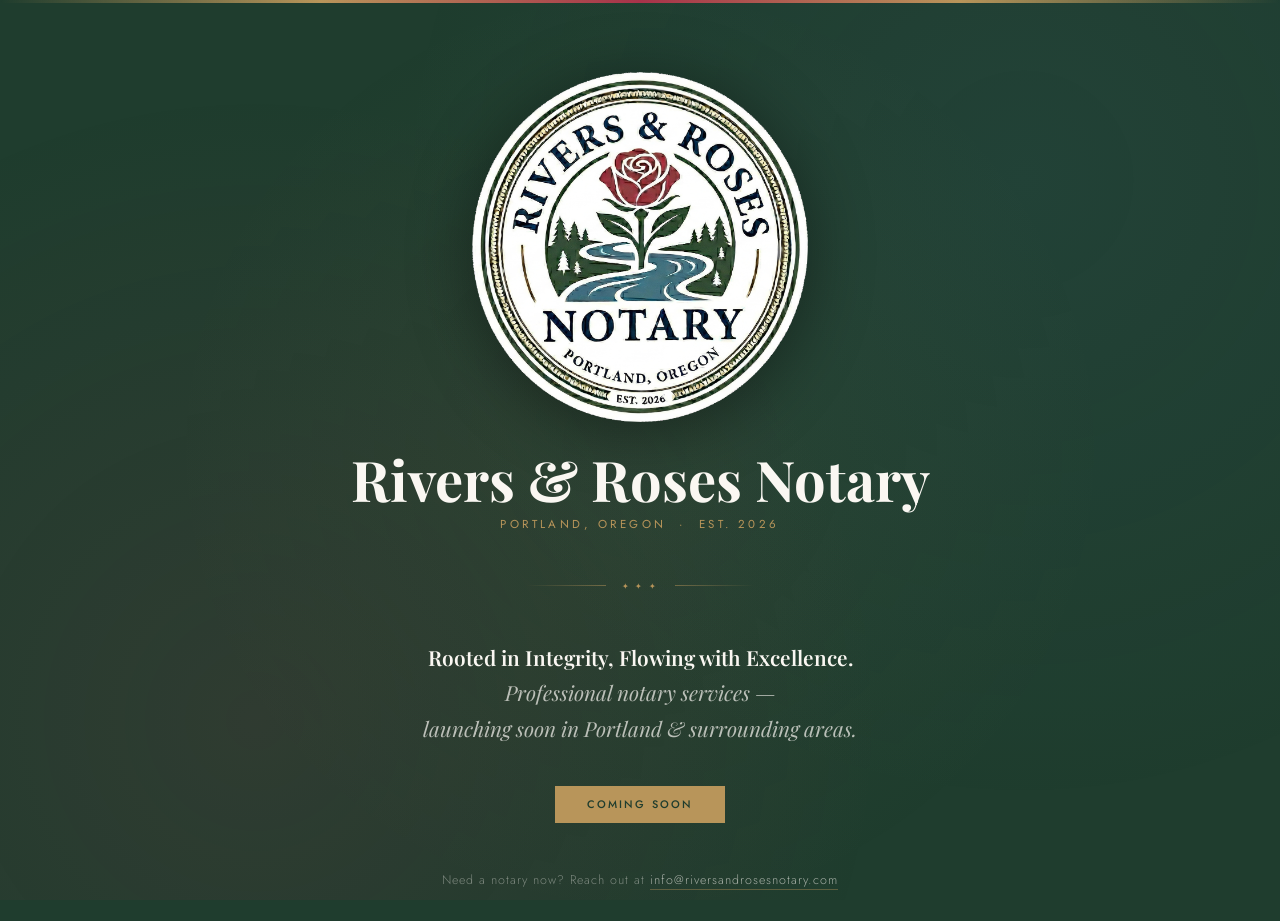
<file: index.html>
<!DOCTYPE html>
<html lang="en">
<head>
<meta charset="UTF-8"/>
<meta name="viewport" content="width=device-width, initial-scale=1.0"/>
<meta name="description" content="Professional notary services in Portland, Oregon. Rooted in integrity, flowing with excellence. Coming soon."/>
<meta property="og:title" content="Rivers & Roses Notary | Portland, Oregon"/>
<meta property="og:description" content="Professional notary services rooted in integrity — launching soon in Portland & surrounding areas."/>
<meta property="og:image" content="https://riversandrosesnotary.com/assets/images/logo.png"/>
<meta property="og:type" content="website"/>
<title>Rivers & Roses Notary | Portland, Oregon</title>
<link rel="icon" type="image/x-icon" href="assets/images/favicon.ico">
<link rel="icon" type="image/png" sizes="32x32" href="assets/images/favicon-32x32.png">
<link rel="apple-touch-icon" sizes="180x180" href="assets/images/apple-touch-icon.png">
<link rel="icon" type="image/png" sizes="192x192" href="assets/images/favicon-192x192.png">
<link href="https://fonts.googleapis.com/css2?family=Playfair+Display:ital,wght@0,400;0,600;0,700;1,400&family=Jost:wght@300;400;500&display=swap" rel="stylesheet"/>
<link rel="stylesheet" href="assets/css/styles.css"/>
</head>
<body>

<div class="top-bar"></div>

<div class="container">

  <div class="logo-wrap">
    <img src="assets/images/logo.png" alt="Rivers & Roses Notary"/>
  </div>

  <h1 class="brand-name">Rivers &amp; Roses Notary</h1>
  <p class="brand-sub">Portland, Oregon &nbsp;·&nbsp; Est. 2026</p>

  <div class="divider">
    <div class="divider-line"></div>
    <div class="divider-diamond">✦ ✦ ✦</div>
    <div class="divider-line right"></div>
  </div>

  <p class="coming-soon">
    <strong>Rooted in Integrity, Flowing with Excellence.</strong><br/>
    Professional notary services — <br/>
    launching soon in Portland &amp; surrounding areas. <br/>
  </p>

  <div class="badge">Coming Soon</div>

  <p class="contact-note">
    Need a notary now? Reach out at <a href="mailto:info@riversandrosesnotary.com">info@riversandrosesnotary.com</a>
  </p>

</div>
</body>
</html>
</file>
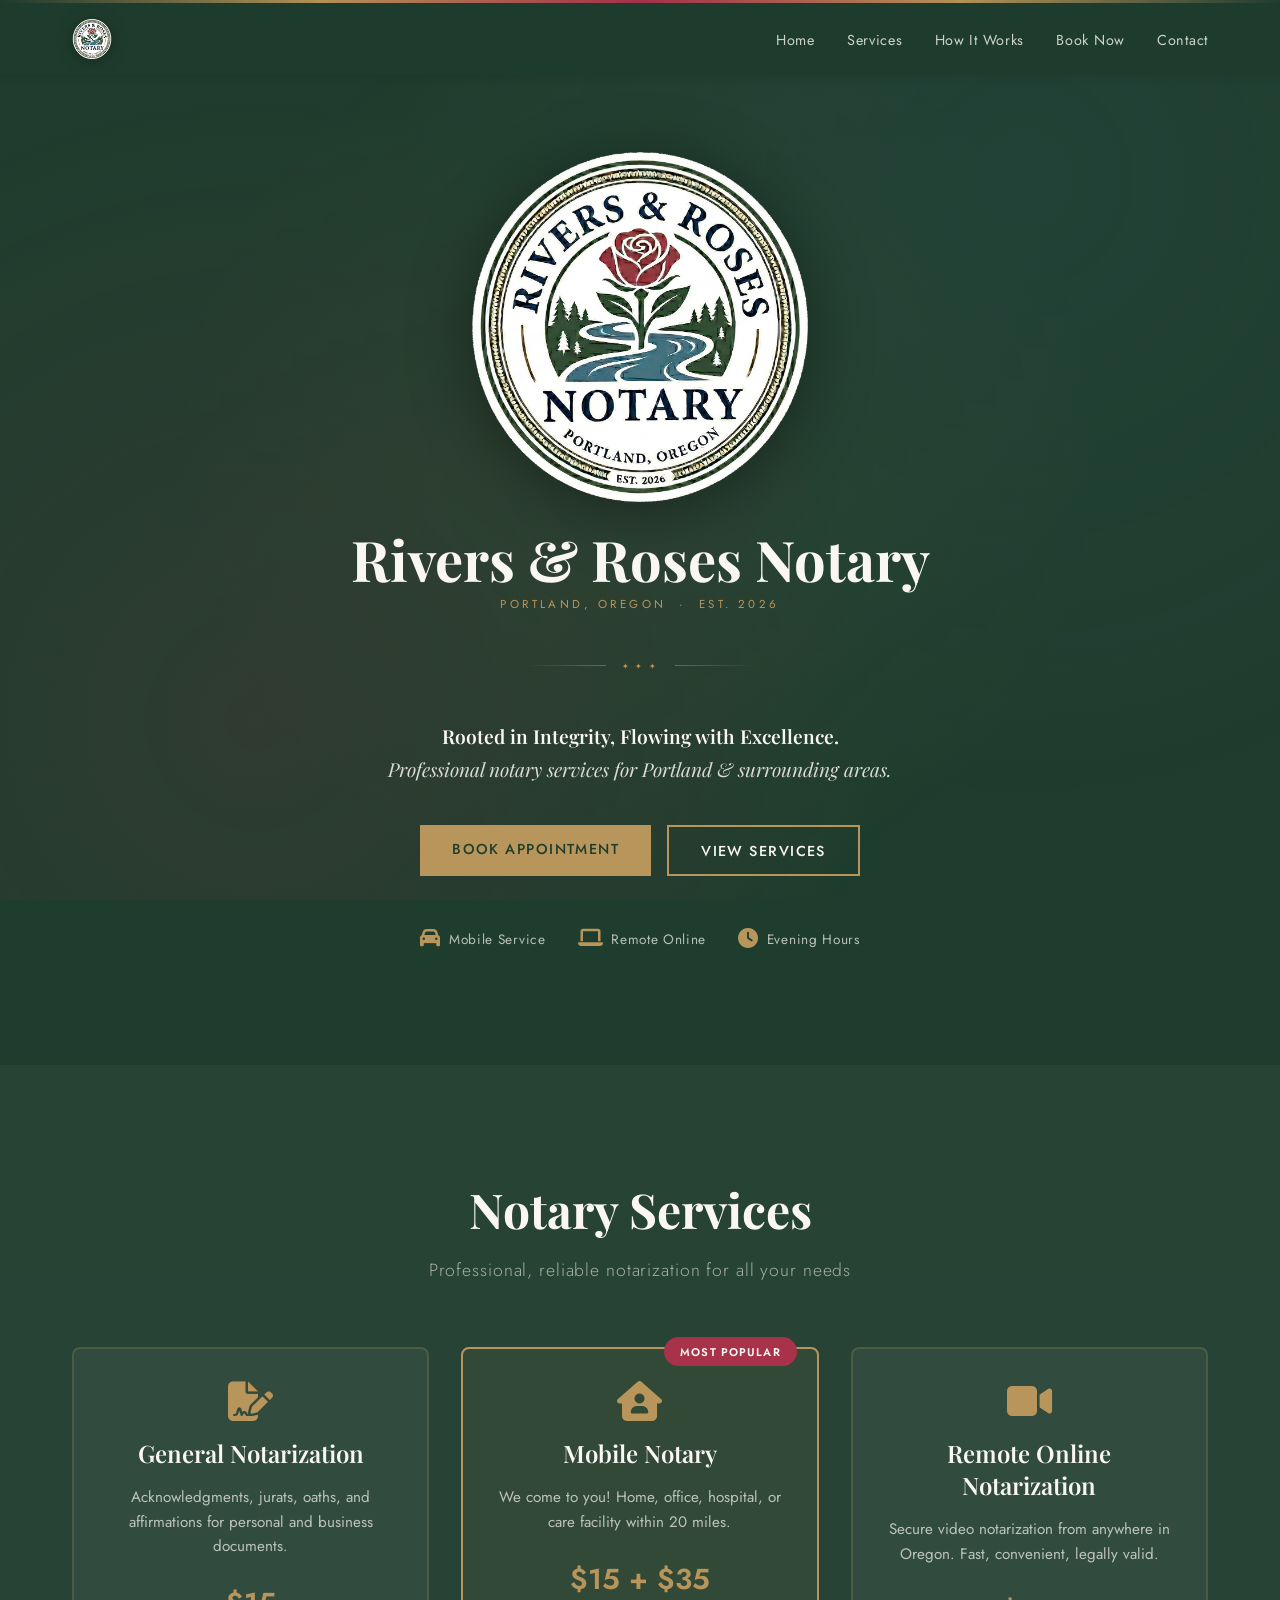
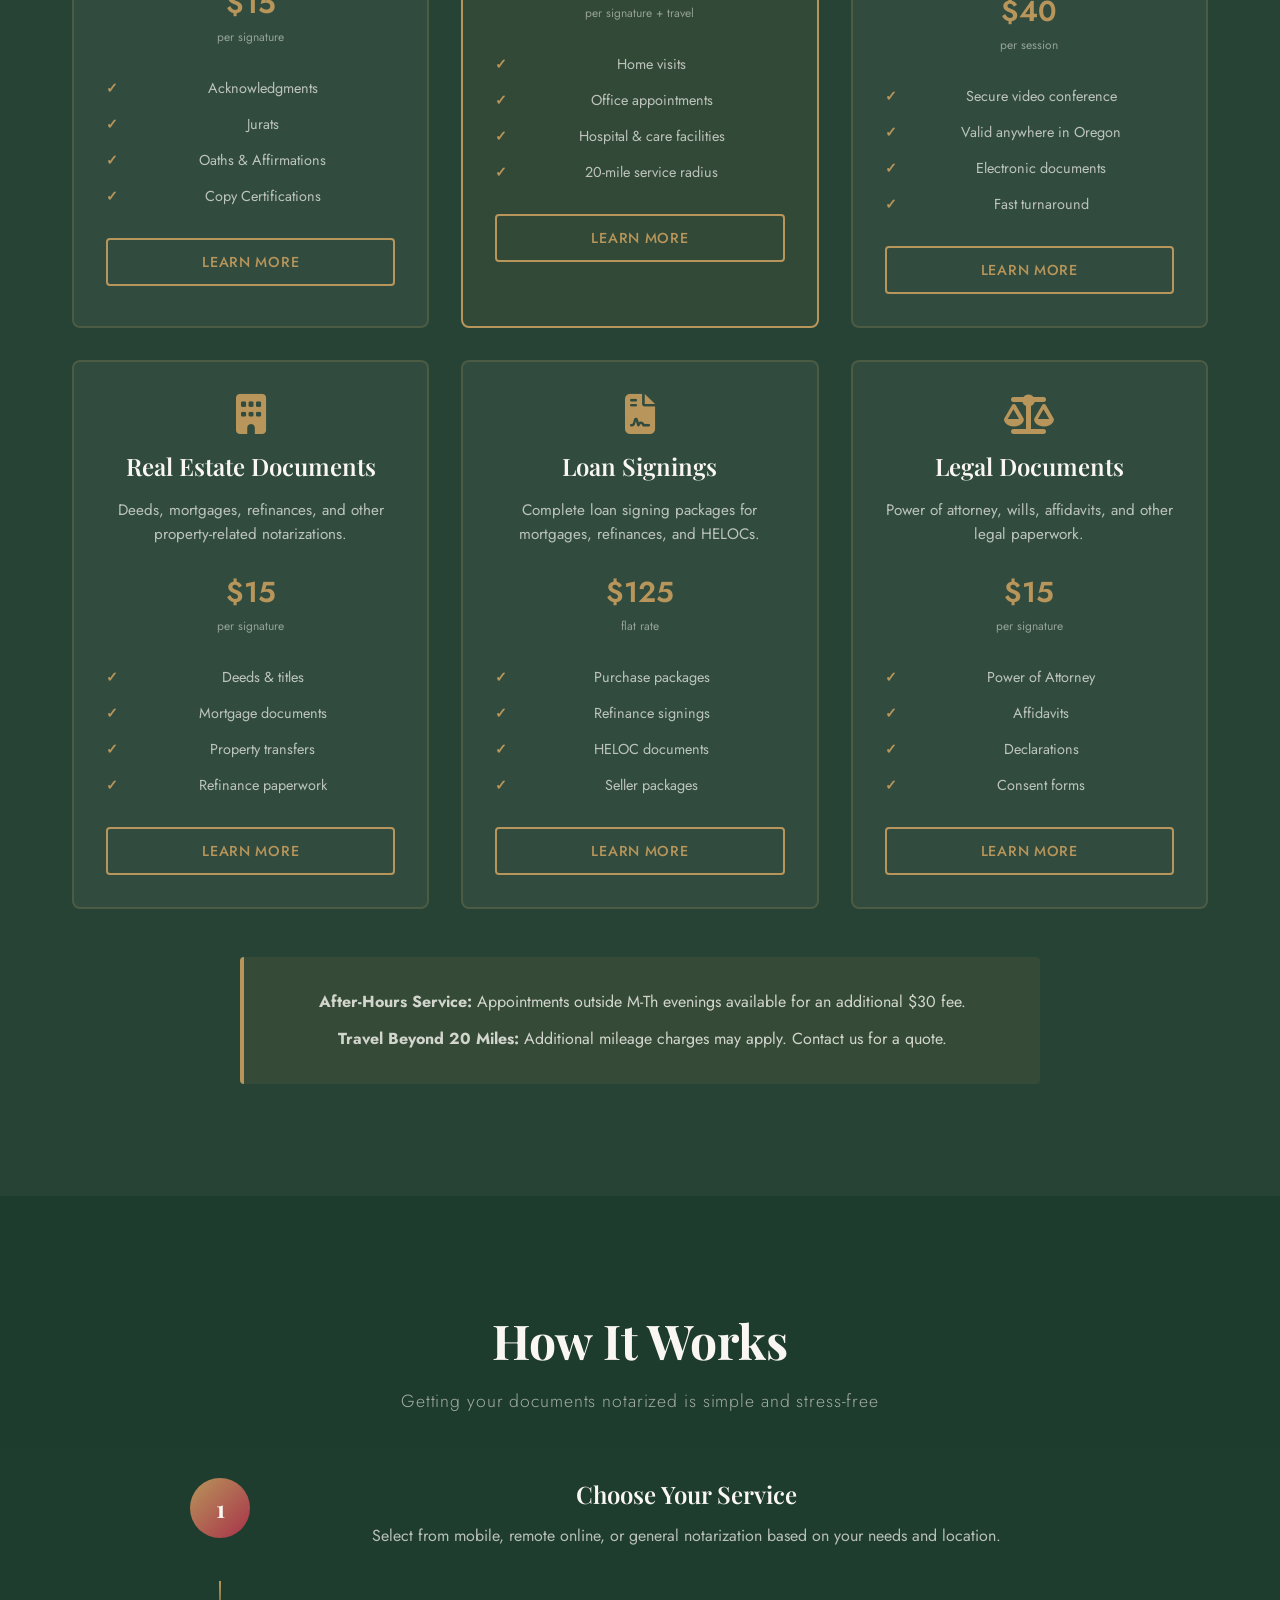
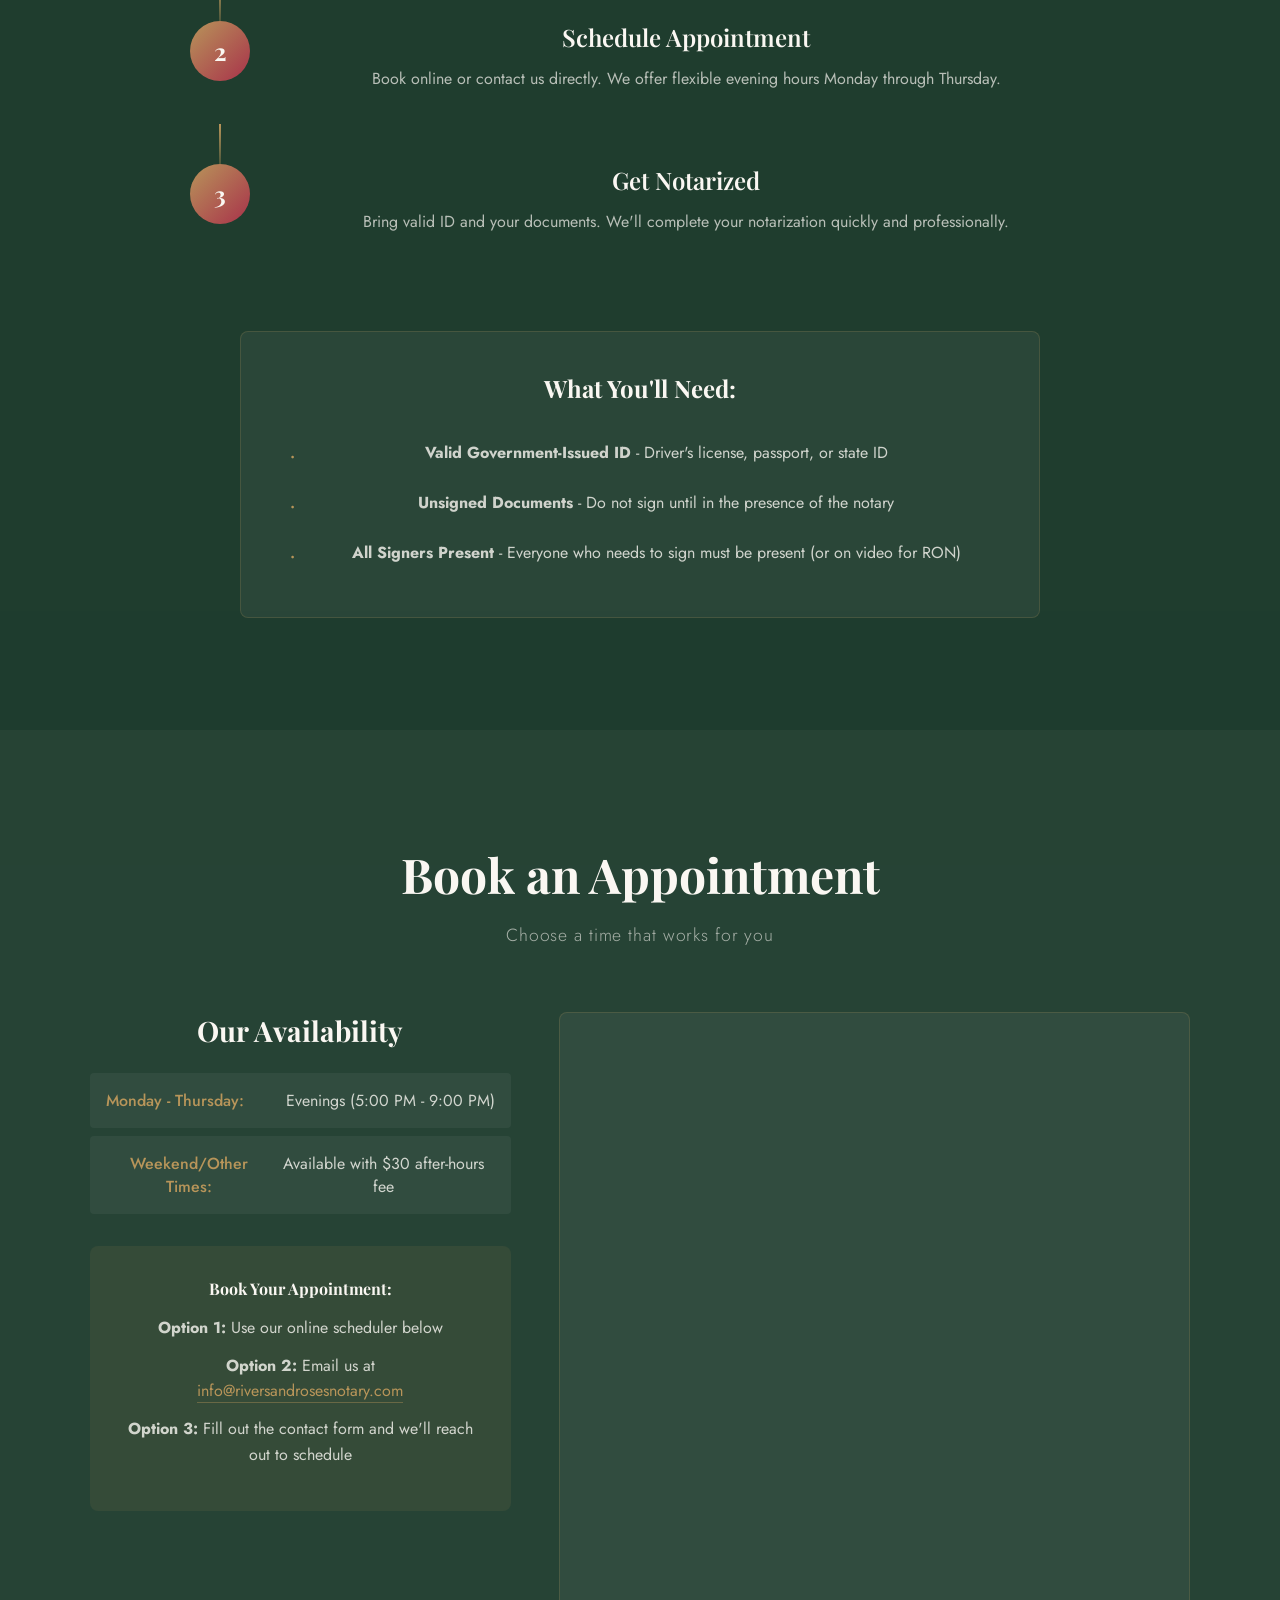
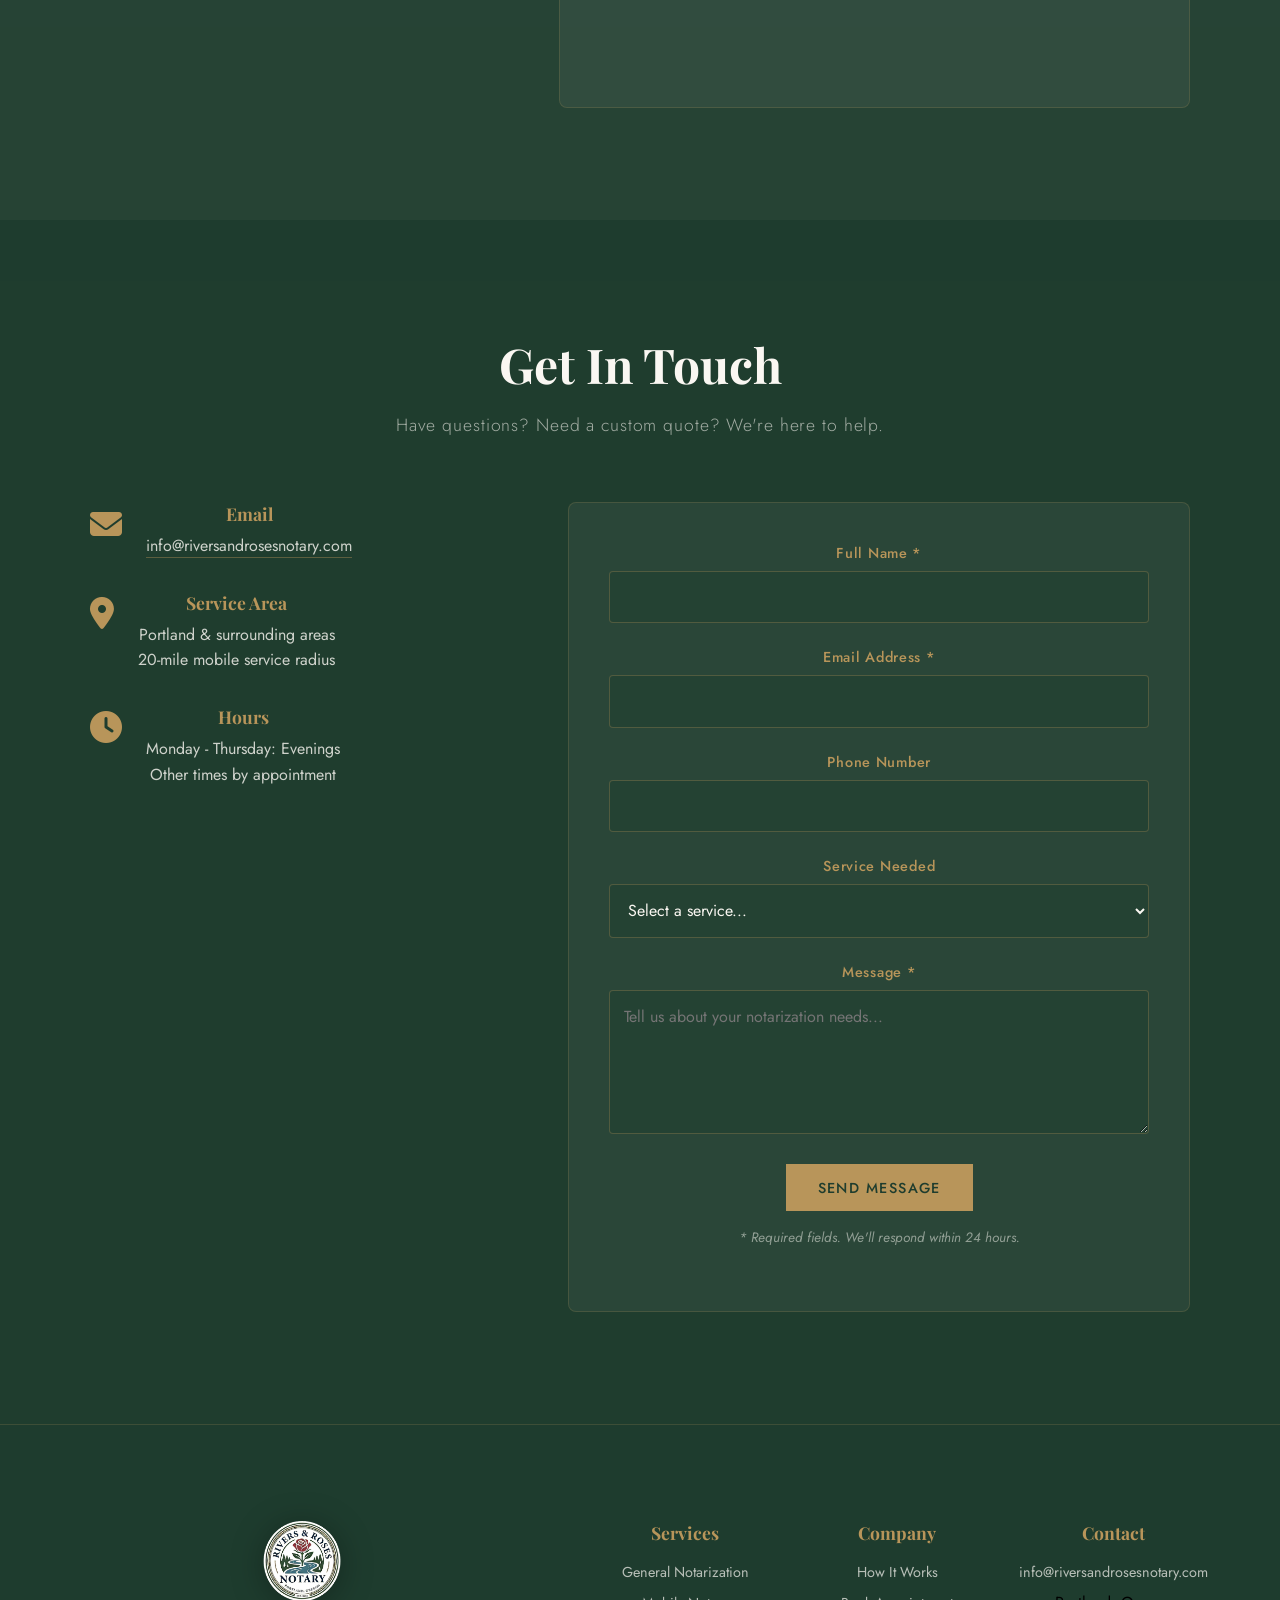
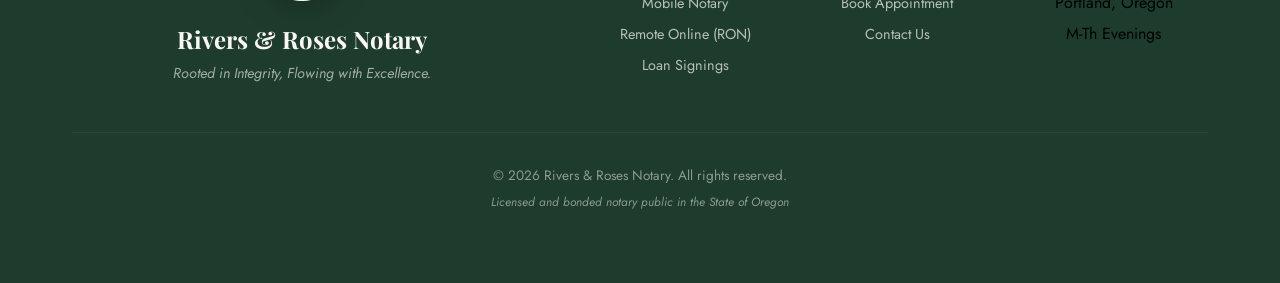
<file: home.html>
<!DOCTYPE html>
<html lang="en">
<head>
<meta charset="UTF-8"/>
<meta name="viewport" content="width=device-width, initial-scale=1.0"/>
<meta name="description" content="Professional notary services in Portland, Oregon. Mobile, remote online notarization (RON), and in-office services. Evening appointments available."/>
<meta property="og:title" content="Rivers & Roses Notary | Portland, Oregon"/>
<meta property="og:description" content="Professional notary services rooted in integrity — serving Portland & surrounding areas."/>
<meta property="og:image" content="https://riversandrosesnotary.com/assets/images/logo.png"/>
<meta property="og:type" content="website"/>
<title>Rivers & Roses Notary | Professional Notary Services in Portland, Oregon</title>
<link rel="icon" type="image/x-icon" href="assets/images/favicon.ico">
<link rel="icon" type="image/png" sizes="32x32" href="assets/images/favicon-32x32.png">
<link rel="apple-touch-icon" sizes="180x180" href="assets/images/apple-touch-icon.png">
<link rel="icon" type="image/png" sizes="192x192" href="assets/images/favicon-192x192.png">
<link href="https://fonts.googleapis.com/css2?family=Playfair+Display:ital,wght@0,400;0,600;0,700;1,400&family=Jost:wght@300;400;500;600&display=swap" rel="stylesheet"/>
<link rel="stylesheet" href="https://cdnjs.cloudflare.com/ajax/libs/font-awesome/6.4.0/css/all.min.css" integrity="sha512-iecdLmaskl7CVkqkXNQ/ZH/XLlvWZOJyj7Yy7tcenmpD1ypASozpmT/E0iPtmFIB46ZmdtAc9eNBvH0H/ZpiBw==" crossorigin="anonymous" referrerpolicy="no-referrer" />
<link rel="stylesheet" href="assets/css/styles.css"/>
<link rel="stylesheet" href="assets/css/home.css"/>
</head>
<body>

<div class="top-bar"></div>

<!-- Navigation -->
<nav class="nav" id="navbar">
  <div class="nav-container">
    <div class="nav-logo">
      <img src="assets/images/logo.png" alt="Rivers & Roses Notary" class="nav-logo-img"/>
      <span class="nav-brand">Rivers & Roses</span>
    </div>
    <button class="nav-toggle" id="navToggle" aria-label="Toggle navigation">
      <span></span>
      <span></span>
      <span></span>
    </button>
    <ul class="nav-menu" id="navMenu">
      <li><a href="#home" class="nav-link">Home</a></li>
      <li><a href="#services" class="nav-link">Services</a></li>
      <li><a href="#how-it-works" class="nav-link">How It Works</a></li>
      <li><a href="#booking" class="nav-link">Book Now</a></li>
      <li><a href="#contact" class="nav-link">Contact</a></li>
    </ul>
  </div>
</nav>

<!-- Hero Section -->
<section id="home" class="hero">
  <div class="container">
    <div class="logo-wrap">
      <img src="assets/images/logo.png" alt="Rivers & Roses Notary"/>
    </div>

    <h1 class="brand-name">Rivers &amp; Roses Notary</h1>
    <p class="brand-sub">Portland, Oregon &nbsp;·&nbsp; Est. 2026</p>

    <div class="divider">
      <div class="divider-line"></div>
      <div class="divider-diamond">✦ ✦ ✦</div>
      <div class="divider-line right"></div>
    </div>

    <p class="hero-tagline">
      <strong>Rooted in Integrity, Flowing with Excellence.</strong><br/>
      Professional notary services for Portland &amp; surrounding areas.
    </p>

    <div class="hero-cta">
      <a href="#booking" class="btn btn-primary">Book Appointment</a>
      <a href="#services" class="btn btn-secondary">View Services</a>
    </div>

    <div class="hero-features">
      <div class="feature-item">
        <span class="feature-icon"><i class="fa-solid fa-car"></i></span>
        <span>Mobile Service</span>
      </div>
      <div class="feature-item">
        <span class="feature-icon"><i class="fa-solid fa-laptop"></i></span>
        <span>Remote Online</span>
      </div>
      <div class="feature-item">
        <span class="feature-icon"><i class="fa-solid fa-clock"></i></span>
        <span>Evening Hours</span>
      </div>
    </div>
  </div>
</section>

<!-- Services Section -->
<section id="services" class="services">
  <div class="container">
    <div class="section-header">
      <h2 class="section-title">Notary Services</h2>
      <p class="section-subtitle">Professional, reliable notarization for all your needs</p>
    </div>

    <div class="services-grid">

      <!-- Service Card 1 -->
      <div class="service-card" data-service="general" onclick="openServiceModal('general')">
        <div class="service-icon"><i class="fa-solid fa-file-signature"></i></div>
        <h3 class="service-title">General Notarization</h3>
        <p class="service-description">Acknowledgments, jurats, oaths, and affirmations for personal and business documents.</p>
        <div class="service-price">$15 <span>per signature</span></div>
        <ul class="service-list">
          <li>Acknowledgments</li>
          <li>Jurats</li>
          <li>Oaths & Affirmations</li>
          <li>Copy Certifications</li>
        </ul>
        <button class="service-btn">Learn More</button>
      </div>

      <!-- Service Card 2 -->
      <div class="service-card featured" data-service="mobile" onclick="openServiceModal('mobile')">
        <div class="service-badge">Most Popular</div>
        <div class="service-icon"><i class="fa-solid fa-house-user"></i></div>
        <h3 class="service-title">Mobile Notary</h3>
        <p class="service-description">We come to you! Home, office, hospital, or care facility within 20 miles.</p>
        <div class="service-price">$15 + $35 <span>per signature + travel</span></div>
        <ul class="service-list">
          <li>Home visits</li>
          <li>Office appointments</li>
          <li>Hospital & care facilities</li>
          <li>20-mile service radius</li>
        </ul>
        <button class="service-btn">Learn More</button>
      </div>

      <!-- Service Card 3 -->
      <div class="service-card" data-service="ron" onclick="openServiceModal('ron')">
        <div class="service-icon"><i class="fa-solid fa-video"></i></div>
        <h3 class="service-title">Remote Online Notarization</h3>
        <p class="service-description">Secure video notarization from anywhere in Oregon. Fast, convenient, legally valid.</p>
        <div class="service-price">$40 <span>per session</span></div>
        <ul class="service-list">
          <li>Secure video conference</li>
          <li>Valid anywhere in Oregon</li>
          <li>Electronic documents</li>
          <li>Fast turnaround</li>
        </ul>
        <button class="service-btn">Learn More</button>
      </div>

      <!-- Service Card 4 -->
      <div class="service-card" data-service="real-estate" onclick="openServiceModal('real-estate')">
        <div class="service-icon"><i class="fa-solid fa-building"></i></div>
        <h3 class="service-title">Real Estate Documents</h3>
        <p class="service-description">Deeds, mortgages, refinances, and other property-related notarizations.</p>
        <div class="service-price">$15 <span>per signature</span></div>
        <ul class="service-list">
          <li>Deeds & titles</li>
          <li>Mortgage documents</li>
          <li>Property transfers</li>
          <li>Refinance paperwork</li>
        </ul>
        <button class="service-btn">Learn More</button>
      </div>

      <!-- Service Card 5 -->
      <div class="service-card" data-service="loan" onclick="openServiceModal('loan')">
        <div class="service-icon"><i class="fa-solid fa-file-contract"></i></div>
        <h3 class="service-title">Loan Signings</h3>
        <p class="service-description">Complete loan signing packages for mortgages, refinances, and HELOCs.</p>
        <div class="service-price">$125 <span>flat rate</span></div>
        <ul class="service-list">
          <li>Purchase packages</li>
          <li>Refinance signings</li>
          <li>HELOC documents</li>
          <li>Seller packages</li>
        </ul>
        <button class="service-btn">Learn More</button>
      </div>

      <!-- Service Card 6 -->
      <div class="service-card" data-service="legal" onclick="openServiceModal('legal')">
        <div class="service-icon"><i class="fa-solid fa-scale-balanced"></i></div>
        <h3 class="service-title">Legal Documents</h3>
        <p class="service-description">Power of attorney, wills, affidavits, and other legal paperwork.</p>
        <div class="service-price">$15 <span>per signature</span></div>
        <ul class="service-list">
          <li>Power of Attorney</li>
          <li>Affidavits</li>
          <li>Declarations</li>
          <li>Consent forms</li>
        </ul>
        <button class="service-btn">Learn More</button>
      </div>

    </div>

    <div class="services-note">
      <p><strong>After-Hours Service:</strong> Appointments outside M-Th evenings available for an additional $30 fee.</p>
      <p><strong>Travel Beyond 20 Miles:</strong> Additional mileage charges may apply. Contact us for a quote.</p>
    </div>
  </div>
</section>

<!-- How It Works Section -->
<section id="how-it-works" class="how-it-works">
  <div class="container">
    <div class="section-header">
      <h2 class="section-title">How It Works</h2>
      <p class="section-subtitle">Getting your documents notarized is simple and stress-free</p>
    </div>

    <div class="steps">
      <div class="step">
        <div class="step-number">1</div>
        <div class="step-content">
          <h3 class="step-title">Choose Your Service</h3>
          <p class="step-description">Select from mobile, remote online, or general notarization based on your needs and location.</p>
        </div>
      </div>

      <div class="step-connector"></div>

      <div class="step">
        <div class="step-number">2</div>
        <div class="step-content">
          <h3 class="step-title">Schedule Appointment</h3>
          <p class="step-description">Book online or contact us directly. We offer flexible evening hours Monday through Thursday.</p>
        </div>
      </div>

      <div class="step-connector"></div>

      <div class="step">
        <div class="step-number">3</div>
        <div class="step-content">
          <h3 class="step-title">Get Notarized</h3>
          <p class="step-description">Bring valid ID and your documents. We'll complete your notarization quickly and professionally.</p>
        </div>
      </div>
    </div>

    <div class="requirements">
      <h3>What You'll Need:</h3>
      <ul>
        <li><strong>Valid Government-Issued ID</strong> - Driver's license, passport, or state ID</li>
        <li><strong>Unsigned Documents</strong> - Do not sign until in the presence of the notary</li>
        <li><strong>All Signers Present</strong> - Everyone who needs to sign must be present (or on video for RON)</li>
      </ul>
    </div>
  </div>
</section>

<!-- Booking Section -->
<section id="booking" class="booking">
  <div class="container">
    <div class="section-header">
      <h2 class="section-title">Book an Appointment</h2>
      <p class="section-subtitle">Choose a time that works for you</p>
    </div>

    <div class="booking-content">
      <div class="booking-info">
        <h3>Our Availability</h3>
        <div class="availability-item">
          <span class="availability-label">Monday - Thursday:</span>
          <span class="availability-time">Evenings (5:00 PM - 9:00 PM)</span>
        </div>
        <div class="availability-item">
          <span class="availability-label">Weekend/Other Times:</span>
          <span class="availability-time">Available with $30 after-hours fee</span>
        </div>

        <div class="booking-methods">
          <h4>Book Your Appointment:</h4>
          <p><strong>Option 1:</strong> Use our online scheduler below</p>
          <p><strong>Option 2:</strong> Email us at <a href="mailto:info@riversandrosesnotary.com">info@riversandrosesnotary.com</a></p>
          <p><strong>Option 3:</strong> Fill out the contact form and we'll reach out to schedule</p>
        </div>
      </div>

      <div class="booking-calendar">
        <!-- Calendly Inline Widget -->
        <div class="calendly-inline-widget" data-url="https://calendly.com/cabayha-riversandrosesnotary" style="min-width:320px;height:630px;"></div>
      </div>
    </div>
  </div>
</section>

<!-- Contact Section -->
<section id="contact" class="contact">
  <div class="container">
    <div class="section-header">
      <h2 class="section-title">Get In Touch</h2>
      <p class="section-subtitle">Have questions? Need a custom quote? We're here to help.</p>
    </div>

    <div class="contact-content">
      <div class="contact-info">
        <div class="contact-item">
          <div class="contact-icon"><i class="fa-solid fa-envelope"></i></div>
          <div class="contact-details">
            <h4>Email</h4>
            <a href="mailto:info@riversandrosesnotary.com">info@riversandrosesnotary.com</a>
          </div>
        </div>

        <div class="contact-item">
          <div class="contact-icon"><i class="fa-solid fa-map-marker-alt"></i></div>
          <div class="contact-details">
            <h4>Service Area</h4>
            <p>Portland & surrounding areas<br/>20-mile mobile service radius</p>
          </div>
        </div>

        <div class="contact-item">
          <div class="contact-icon"><i class="fa-solid fa-clock"></i></div>
          <div class="contact-details">
            <h4>Hours</h4>
            <p>Monday - Thursday: Evenings<br/>Other times by appointment</p>
          </div>
        </div>
      </div>

      <div class="contact-form-wrapper">
        <form class="contact-form" id="contactForm" action="https://formspree.io/f/mnjravdg" method="POST">
          <div class="form-group">
            <label for="name">Full Name *</label>
            <input type="text" id="name" name="name" required/>
          </div>

          <div class="form-group">
            <label for="email">Email Address *</label>
            <input type="email" id="email" name="email" required/>
          </div>

          <div class="form-group">
            <label for="phone">Phone Number</label>
            <input type="tel" id="phone" name="phone"/>
          </div>

          <div class="form-group">
            <label for="service">Service Needed</label>
            <select id="service" name="service">
              <option value="">Select a service...</option>
              <option value="general">General Notarization</option>
              <option value="mobile">Mobile Notary</option>
              <option value="ron">Remote Online Notarization</option>
              <option value="real-estate">Real Estate Documents</option>
              <option value="loan">Loan Signing</option>
              <option value="legal">Legal Documents</option>
              <option value="other">Other</option>
            </select>
          </div>

          <div class="form-group">
            <label for="message">Message *</label>
            <textarea id="message" name="message" rows="5" required placeholder="Tell us about your notarization needs..."></textarea>
          </div>

          <button type="submit" class="btn btn-primary">Send Message</button>

          <p class="form-note">* Required fields. We'll respond within 24 hours.</p>
        </form>
      </div>
    </div>
  </div>
</section>

<!-- Footer -->
<footer class="footer">
  <div class="container">
    <div class="footer-content">
      <div class="footer-brand">
        <img src="assets/images/logo.png" alt="Rivers & Roses Notary" class="footer-logo"/>
        <h3>Rivers &amp; Roses Notary</h3>
        <p class="footer-tagline">Rooted in Integrity, Flowing with Excellence.</p>
      </div>

      <div class="footer-links">
        <div class="footer-column">
          <h4>Services</h4>
          <ul>
            <li><a href="#services">General Notarization</a></li>
            <li><a href="#services">Mobile Notary</a></li>
            <li><a href="#services">Remote Online (RON)</a></li>
            <li><a href="#services">Loan Signings</a></li>
          </ul>
        </div>

        <div class="footer-column">
          <h4>Company</h4>
          <ul>
            <li><a href="#how-it-works">How It Works</a></li>
            <li><a href="#booking">Book Appointment</a></li>
            <li><a href="#contact">Contact Us</a></li>
          </ul>
        </div>

        <div class="footer-column">
          <h4>Contact</h4>
          <ul>
            <li><a href="mailto:info@riversandrosesnotary.com">info@riversandrosesnotary.com</a></li>
            <li>Portland, Oregon</li>
            <li>M-Th Evenings</li>
          </ul>
        </div>
      </div>
    </div>

    <div class="footer-bottom">
      <p>&copy; 2026 Rivers &amp; Roses Notary. All rights reserved.</p>
      <p class="footer-disclaimer">Licensed and bonded notary public in the State of Oregon</p>
    </div>
  </div>
</footer>

<!-- Back to Top Button -->
<button class="back-to-top" id="backToTop" aria-label="Back to top">
  ↑
</button>

<!-- Service Modal -->
<div id="serviceModal" class="modal">
  <div class="modal-overlay" onclick="closeServiceModal()"></div>
  <div class="modal-content">
    <button class="modal-close" onclick="closeServiceModal()" aria-label="Close modal">&times;</button>

    <div class="modal-header">
      <span class="modal-icon" id="modalIcon"></span>
      <h2 class="modal-title" id="modalTitle"></h2>
      <div class="modal-price" id="modalPrice"></div>
    </div>

    <div class="modal-body">
      <p class="modal-description" id="modalDescription"></p>

      <div class="modal-section">
        <h3>What's Included:</h3>
        <ul id="modalIncluded"></ul>
      </div>

      <div class="modal-section">
        <h3>What You'll Need:</h3>
        <ul id="modalNeeds"></ul>
      </div>

      <div class="modal-section">
        <h3>Common Uses:</h3>
        <p id="modalUses"></p>
      </div>

      <div class="modal-section" id="modalTimeSection">
        <h3>Estimated Time:</h3>
        <p id="modalTime"></p>
      </div>
    </div>

    <div class="modal-footer">
      <button class="btn btn-primary" onclick="selectService()">Select This Service</button>
      <button class="btn btn-secondary" onclick="closeServiceModal()">Cancel</button>
    </div>
  </div>
</div>

<!-- Calendly Widget Script -->
<script type="text/javascript" src="https://assets.calendly.com/assets/external/widget.js" async></script>

<script src="assets/js/main.js"></script>
<script src="assets/js/service-modals.js"></script>
</body>
</html>
</file>
<file: assets/css/styles.css>
*, *::before, *::after { box-sizing: border-box; margin: 0; padding: 0; }

body {
  font-family: 'Jost', sans-serif;
  background: #1f3d2e;
  min-height: 100vh;
  display: flex;
  align-items: flex-start;
  justify-content: center;
  overflow-y: auto;
  position: relative;
}

/* Subtle background texture */
body::before {
  content: '';
  position: fixed; inset: 0;
  background:
    radial-gradient(circle at 20% 80%, rgba(168,50,74,0.12) 0%, transparent 50%),
    radial-gradient(circle at 80% 20%, rgba(74,127,165,0.08) 0%, transparent 50%),
    radial-gradient(circle at 50% 50%, rgba(184,149,90,0.06) 0%, transparent 60%);
  pointer-events: none;
}

/* Gold top bar */
.top-bar {
  position: fixed; top: 0; left: 0; right: 0;
  height: 3px;
  background: linear-gradient(90deg, transparent, #b8955a, #a8324a, #b8955a, transparent);
}

.container {
  text-align: center;
  padding: 2rem;
  position: relative;
  z-index: 1;
  animation: fadeUp 1s ease both;
}

.logo-wrap {
  margin-top: 2.5rem;
  margin-bottom: 1.25rem;
}
.logo-wrap img {
  width: clamp(200px, 40vw, 350px);
  height: clamp(200px, 40vw, 350px);
  object-fit: contain;
  filter: drop-shadow(0 8px 32px rgba(0,0,0,0.4));
  animation: fadeUp 1s 0.1s ease both;
  opacity: 0;
  animation-fill-mode: forwards;
}

.brand-name {
  font-family: 'Playfair Display', serif;
  font-size: clamp(2rem, 5vw, 3.5rem);
  font-weight: 700;
  color: #faf7f2;
  line-height: 1.1;
  margin-bottom: 0.4rem;
  animation: fadeUp 1s 0.2s ease both;
  opacity: 0;
  animation-fill-mode: forwards;
}

.brand-sub {
  font-size: 0.72rem;
  font-weight: 400;
  letter-spacing: 0.3em;
  text-transform: uppercase;
  color: #b8955a;
  margin-bottom: 3rem;
  animation: fadeUp 1s 0.3s ease both;
  opacity: 0;
  animation-fill-mode: forwards;
}

.divider {
  display: flex;
  align-items: center;
  justify-content: center;
  gap: 1rem;
  margin-bottom: 3rem;
  animation: fadeUp 1s 0.4s ease both;
  opacity: 0;
  animation-fill-mode: forwards;
}
.divider-line {
  width: 80px; height: 1px;
  background: linear-gradient(90deg, transparent, rgba(184,149,90,0.5));
}
.divider-line.right {
  background: linear-gradient(90deg, rgba(184,149,90,0.5), transparent);
}
.divider-diamond {
  color: #b8955a;
  font-size: 0.5rem;
  letter-spacing: 0.3em;
}

.coming-soon {
  font-family: 'Playfair Display', serif;
  font-size: clamp(1rem, 3vw, 1.3rem);
  font-weight: 400;
  font-style: italic;
  color: rgba(250,247,242,0.7);
  margin-bottom: 2.5rem;
  line-height: 1.7;
  animation: fadeUp 1s 0.5s ease both;
  opacity: 0;
  animation-fill-mode: forwards;
}
.coming-soon strong {
  color: #faf7f2;
  font-style: normal;
  font-weight: 600;
}

.badge {
  display: inline-block;
  font-size: 0.68rem;
  font-weight: 500;
  letter-spacing: 0.2em;
  text-transform: uppercase;
  color: #1f3d2e;
  background: #b8955a;
  padding: 0.65rem 2rem;
  margin-bottom: 3rem;
  animation: fadeUp 1s 0.6s ease both;
  opacity: 0;
  animation-fill-mode: forwards;
}

.contact-note {
  font-size: 0.78rem;
  font-weight: 300;
  letter-spacing: 0.08em;
  color: rgba(250,247,242,0.4);
  animation: fadeUp 1s 0.7s ease both;
  opacity: 0;
  animation-fill-mode: forwards;
}
.contact-note a {
  color: rgba(250,247,242,0.6);
  text-decoration: none;
  border-bottom: 1px solid rgba(184,149,90,0.4);
  transition: color 0.2s, border-color 0.2s;
}
.contact-note a:hover {
  color: #b8955a;
  border-color: #b8955a;
}

@keyframes fadeUp {
  from { opacity: 0; transform: translateY(20px); }
  to   { opacity: 1; transform: translateY(0); }
}

@media (min-width: 768px) {
  body {
    align-items: center;
  }
}
</file>
<file: assets/css/home.css>
/* ========================================
   Rivers & Roses Notary - Home Page Styles
   ======================================== */

/* Override base body styles for multi-section layout */
body {
  display: block !important;
  align-items: initial !important;
  justify-content: initial !important;
  overflow-x: hidden !important;
  overflow-y: auto !important;
}

/* Ensure all containers don't cause horizontal overflow */
* {
  max-width: 100%;
}

.container {
  max-width: 1200px;
  margin: 0 auto;
}

/* Navigation */
.nav {
  position: fixed;
  top: 3px;
  left: 0;
  right: 0;
  background: rgba(31, 61, 46, 0.95);
  backdrop-filter: blur(10px);
  z-index: 1000;
  padding: 1rem 0;
  transition: all 0.3s ease;
  box-shadow: 0 2px 10px rgba(0,0,0,0.1);
}

.nav.scrolled {
  background: rgba(31, 61, 46, 0.98);
  box-shadow: 0 4px 20px rgba(0,0,0,0.2);
}

.nav-container {
  max-width: 1200px;
  margin: 0 auto;
  padding: 0 2rem;
  display: flex;
  align-items: center;
  justify-content: space-between;
}

.nav-logo {
  display: flex;
  align-items: center;
  gap: 0.75rem;
}

.nav-logo-img {
  width: 40px;
  height: 40px;
  object-fit: contain;
  filter: drop-shadow(0 2px 8px rgba(0,0,0,0.3));
}

.nav-brand {
  font-family: 'Playfair Display', serif;
  font-size: 1.25rem;
  font-weight: 700;
  color: #faf7f2;
  display: none;
}

.nav-menu {
  display: flex;
  list-style: none;
  gap: 2rem;
  margin: 0;
  padding: 0;
}

.nav-link {
  color: rgba(250, 247, 242, 0.8);
  text-decoration: none;
  font-size: 0.9rem;
  font-weight: 400;
  letter-spacing: 0.05em;
  transition: color 0.3s ease;
  position: relative;
}

.nav-link::after {
  content: '';
  position: absolute;
  bottom: -4px;
  left: 0;
  width: 0;
  height: 2px;
  background: #b8955a;
  transition: width 0.3s ease;
}

.nav-link:hover {
  color: #b8955a;
}

.nav-link:hover::after {
  width: 100%;
}

.nav-toggle {
  display: none;
  flex-direction: column;
  gap: 4px;
  background: none;
  border: none;
  cursor: pointer;
  padding: 0.5rem;
}

.nav-toggle span {
  display: block;
  width: 25px;
  height: 2px;
  background: #faf7f2;
  transition: all 0.3s ease;
}

/* Hero Section Adjustments */
.hero {
  display: block;
  width: 100%;
  min-height: 100vh;
  padding-top: 80px;
  display: flex;
  align-items: center;
  justify-content: center;
}

.hero-tagline {
  font-family: 'Playfair Display', serif;
  font-size: clamp(1rem, 3vw, 1.2rem);
  font-weight: 400;
  font-style: italic;
  color: rgba(250,247,242,0.85);
  margin-bottom: 2.5rem;
  line-height: 1.7;
}

.hero-tagline strong {
  color: #faf7f2;
  font-style: normal;
  font-weight: 600;
}

.hero-cta {
  display: flex;
  gap: 1rem;
  justify-content: center;
  flex-wrap: wrap;
  margin-bottom: 3rem;
}

.btn {
  display: inline-block;
  padding: 0.85rem 2rem;
  font-size: 0.9rem;
  font-weight: 500;
  letter-spacing: 0.1em;
  text-transform: uppercase;
  text-decoration: none;
  border: none;
  cursor: pointer;
  transition: all 0.3s ease;
  font-family: 'Jost', sans-serif;
}

.btn-primary {
  background: #b8955a;
  color: #1f3d2e;
}

.btn-primary:hover {
  background: #a8324a;
  color: #faf7f2;
  transform: translateY(-2px);
  box-shadow: 0 4px 12px rgba(168, 50, 74, 0.3);
}

.btn-secondary {
  background: transparent;
  color: #faf7f2;
  border: 2px solid #b8955a;
}

.btn-secondary:hover {
  background: rgba(184, 149, 90, 0.1);
  border-color: #faf7f2;
}

.hero-features {
  display: flex;
  gap: 2rem;
  justify-content: center;
  flex-wrap: wrap;
}

.feature-item {
  display: flex;
  align-items: center;
  gap: 0.5rem;
  color: rgba(250, 247, 242, 0.7);
  font-size: 0.85rem;
  letter-spacing: 0.05em;
}

.feature-icon {
  font-size: 1.25rem;
}

/* Section Styles */
section {
  display: block;
  width: 100%;
  padding: 5rem 2rem;
  position: relative;
}

section:nth-child(even) {
  background: rgba(250, 247, 242, 0.03);
}

.section-header {
  text-align: center;
  margin-bottom: 4rem;
}

.section-title {
  font-family: 'Playfair Display', serif;
  font-size: clamp(2rem, 5vw, 3rem);
  font-weight: 700;
  color: #faf7f2;
  margin-bottom: 1rem;
}

.section-subtitle {
  font-size: 1.1rem;
  color: rgba(250, 247, 242, 0.6);
  font-weight: 300;
  letter-spacing: 0.05em;
}

/* Services Section */
.services {
  background: rgba(250, 247, 242, 0.02);
}

.services-grid {
  display: grid;
  grid-template-columns: repeat(auto-fit, minmax(300px, 1fr));
  gap: 2rem;
  max-width: 1200px;
  margin: 0 auto 3rem;
}

.service-card {
  background: rgba(250, 247, 242, 0.05);
  border: 2px solid rgba(184, 149, 90, 0.2);
  padding: 2rem;
  border-radius: 8px;
  transition: all 0.3s ease;
  position: relative;
}

.service-card:hover {
  border-color: #b8955a;
  border-width: 2px;
  box-shadow: 0 0 0 3px rgba(184,149,90,0.2), 0 12px 32px rgba(0,0,0,0.35);
  transform: translateY(-5px);
}

.service-card:hover .service-price {
  color: #e8c882;
}

.service-card:hover .service-select-btn {
  background: #b8955a;
  border-color: #b8955a;
  color: #1f3d2e;
}

.service-card.featured {
  border: 2px solid #b8955a;
  background: rgba(184, 149, 90, 0.08);
}

.service-badge {
  position: absolute;
  top: -12px;
  right: 20px;
  background: #a8324a;
  color: #faf7f2;
  padding: 0.4rem 1rem;
  font-size: 0.7rem;
  font-weight: 600;
  letter-spacing: 0.1em;
  text-transform: uppercase;
  border-radius: 20px;
}

.service-icon {
  font-size: 2.5rem;
  margin-bottom: 1rem;
}

.service-title {
  font-family: 'Playfair Display', serif;
  font-size: 1.5rem;
  font-weight: 600;
  color: #faf7f2;
  margin-bottom: 1rem;
}

.service-description {
  color: rgba(250, 247, 242, 0.7);
  line-height: 1.6;
  margin-bottom: 1.5rem;
  font-size: 0.95rem;
}

.service-price {
  font-size: 1.8rem;
  font-weight: 600;
  color: #b8955a;
  margin-bottom: 1.5rem;
}

.service-price span {
  font-size: 0.75rem;
  color: rgba(250, 247, 242, 0.5);
  font-weight: 400;
  display: block;
  margin-top: 0.25rem;
}

.service-list {
  list-style: none;
  padding: 0;
  margin: 0;
}

.service-list li {
  padding: 0.5rem 0;
  color: rgba(250, 247, 242, 0.7);
  font-size: 0.9rem;
  position: relative;
  padding-left: 1.5rem;
}

.service-list li::before {
  content: '✓';
  position: absolute;
  left: 0;
  color: #b8955a;
  font-weight: bold;
}

.services-note {
  max-width: 800px;
  margin: 0 auto;
  padding: 2rem;
  background: rgba(184, 149, 90, 0.1);
  border-left: 4px solid #b8955a;
  border-radius: 4px;
}

.services-note p {
  color: rgba(250, 247, 242, 0.8);
  margin-bottom: 0.75rem;
  line-height: 1.6;
}

.services-note p:last-child {
  margin-bottom: 0;
}

/* How It Works Section */
.how-it-works {
  background: rgba(31, 61, 46, 0.3);
}

.steps {
  max-width: 900px;
  margin: 0 auto 4rem;
  display: flex;
  flex-direction: column;
  gap: 0;
}

.step {
  display: flex;
  gap: 2rem;
  align-items: flex-start;
}

.step-number {
  flex-shrink: 0;
  width: 60px;
  height: 60px;
  background: linear-gradient(135deg, #b8955a, #a8324a);
  color: #faf7f2;
  border-radius: 50%;
  display: flex;
  align-items: center;
  justify-content: center;
  font-size: 1.5rem;
  font-weight: 700;
  font-family: 'Playfair Display', serif;
}

.step-content {
  flex: 1;
  padding-bottom: 2rem;
}

.step-title {
  font-family: 'Playfair Display', serif;
  font-size: 1.5rem;
  font-weight: 600;
  color: #faf7f2;
  margin-bottom: 0.75rem;
}

.step-description {
  color: rgba(250, 247, 242, 0.7);
  line-height: 1.7;
  font-size: 1rem;
}

.step-connector {
  width: 2px;
  height: 40px;
  background: linear-gradient(to bottom, #b8955a, rgba(184, 149, 90, 0.3));
  margin-left: 29px;
}

.requirements {
  max-width: 800px;
  margin: 0 auto;
  padding: 2.5rem;
  background: rgba(250, 247, 242, 0.05);
  border-radius: 8px;
  border: 1px solid rgba(184, 149, 90, 0.2);
}

.requirements h3 {
  font-family: 'Playfair Display', serif;
  font-size: 1.5rem;
  color: #faf7f2;
  margin-bottom: 1.5rem;
}

.requirements ul {
  list-style: none;
  padding: 0;
}

.requirements li {
  padding: 0.75rem 0;
  color: rgba(250, 247, 242, 0.8);
  line-height: 1.6;
  position: relative;
  padding-left: 2rem;
}

.requirements li::before {
  content: '•';
  position: absolute;
  left: 0.5rem;
  color: #b8955a;
  font-size: 1.5rem;
}

/* Booking Section */
.booking {
  background: rgba(250, 247, 242, 0.02);
}

.booking-content {
  max-width: 1100px;
  margin: 0 auto;
  display: grid;
  grid-template-columns: 1fr 1.5fr;
  gap: 3rem;
}

.booking-info h3 {
  font-family: 'Playfair Display', serif;
  font-size: 1.75rem;
  color: #faf7f2;
  margin-bottom: 1.5rem;
}

.availability-item {
  display: flex;
  justify-content: space-between;
  padding: 1rem;
  margin-bottom: 0.5rem;
  background: rgba(250, 247, 242, 0.05);
  border-radius: 4px;
}

.availability-label {
  font-weight: 500;
  color: #b8955a;
}

.availability-time {
  color: rgba(250, 247, 242, 0.8);
}

.booking-methods {
  margin-top: 2rem;
  padding: 2rem;
  background: rgba(184, 149, 90, 0.1);
  border-radius: 8px;
}

.booking-methods h4 {
  font-family: 'Playfair Display', serif;
  color: #faf7f2;
  margin-bottom: 1rem;
}

.booking-methods p {
  color: rgba(250, 247, 242, 0.8);
  margin-bottom: 0.75rem;
  line-height: 1.6;
}

.booking-methods a {
  color: #b8955a;
  text-decoration: none;
  border-bottom: 1px solid rgba(184, 149, 90, 0.4);
  transition: all 0.2s ease;
}

.booking-methods a:hover {
  color: #faf7f2;
  border-color: #faf7f2;
}

.booking-calendar {
  background: rgba(250, 247, 242, 0.05);
  border: 1px solid rgba(184, 149, 90, 0.2);
  border-radius: 8px;
  padding: 2rem;
  min-height: 500px;
  display: flex;
  align-items: center;
  justify-content: center;
}

.calendly-placeholder {
  text-align: center;
}

.placeholder-content h3 {
  font-family: 'Playfair Display', serif;
  color: #faf7f2;
  margin-bottom: 1rem;
  font-size: 1.5rem;
}

.placeholder-content p {
  color: rgba(250, 247, 242, 0.7);
  margin-bottom: 1rem;
  line-height: 1.6;
}

.placeholder-content code {
  background: rgba(0, 0, 0, 0.3);
  padding: 0.2rem 0.5rem;
  border-radius: 3px;
  font-size: 0.85rem;
  color: #b8955a;
}

.placeholder-note {
  font-size: 0.9rem;
  font-style: italic;
  margin-bottom: 1.5rem !important;
}

/* Contact Section */
.contact {
  background: rgba(31, 61, 46, 0.3);
}

.contact-content {
  max-width: 1100px;
  margin: 0 auto;
  display: grid;
  grid-template-columns: 1fr 1.5fr;
  gap: 4rem;
}

.contact-item {
  display: flex;
  gap: 1.5rem;
  margin-bottom: 2rem;
}

.contact-icon {
  font-size: 2rem;
  flex-shrink: 0;
}

.contact-details h4 {
  font-family: 'Playfair Display', serif;
  color: #b8955a;
  margin-bottom: 0.5rem;
  font-size: 1.1rem;
}

.contact-details p,
.contact-details a {
  color: rgba(250, 247, 242, 0.8);
  line-height: 1.6;
  text-decoration: none;
}

.contact-details a {
  border-bottom: 1px solid rgba(184, 149, 90, 0.4);
  transition: all 0.2s ease;
}

.contact-details a:hover {
  color: #b8955a;
  border-color: #b8955a;
}

.contact-form-wrapper {
  background: rgba(250, 247, 242, 0.05);
  border: 1px solid rgba(184, 149, 90, 0.2);
  border-radius: 8px;
  padding: 2.5rem;
}

.contact-form {
  margin-bottom: 1.5rem;
}

.form-group {
  margin-bottom: 1.5rem;
}

.form-group label {
  display: block;
  color: #b8955a;
  font-weight: 500;
  margin-bottom: 0.5rem;
  font-size: 0.9rem;
  letter-spacing: 0.05em;
}

.form-group input,
.form-group select,
.form-group textarea {
  width: 100%;
  padding: 0.85rem;
  background: rgba(31, 61, 46, 0.4);
  border: 1px solid rgba(184, 149, 90, 0.3);
  border-radius: 4px;
  color: #faf7f2;
  font-family: 'Jost', sans-serif;
  font-size: 1rem;
  transition: all 0.3s ease;
}

.form-group input:focus,
.form-group select:focus,
.form-group textarea:focus {
  outline: none;
  border-color: #b8955a;
  background: rgba(31, 61, 46, 0.6);
}

.form-group textarea {
  resize: vertical;
  min-height: 120px;
}

.form-note {
  font-size: 0.85rem;
  color: rgba(250, 247, 242, 0.5);
  margin-top: 1rem;
  font-style: italic;
}

.form-setup-note {
  padding: 1rem;
  background: rgba(184, 149, 90, 0.1);
  border-left: 3px solid #b8955a;
  border-radius: 4px;
}

.form-setup-note p {
  color: rgba(250, 247, 242, 0.7);
  font-size: 0.9rem;
  line-height: 1.6;
}

.form-setup-note code {
  background: rgba(0, 0, 0, 0.3);
  padding: 0.2rem 0.5rem;
  border-radius: 3px;
  font-size: 0.85rem;
  color: #b8955a;
}

/* Footer */
.footer {
  background: rgba(31, 61, 46, 0.5);
  padding: 4rem 2rem 2rem;
  border-top: 1px solid rgba(184, 149, 90, 0.2);
}

.footer-content {
  max-width: 1200px;
  margin: 0 auto 3rem;
  display: grid;
  grid-template-columns: 1.5fr 2fr;
  gap: 4rem;
}

.footer-brand {
  text-align: center;
}

.footer-logo {
  width: 80px;
  height: 80px;
  object-fit: contain;
  margin-bottom: 1rem;
  filter: drop-shadow(0 4px 16px rgba(0,0,0,0.3));
}

.footer-brand h3 {
  font-family: 'Playfair Display', serif;
  color: #faf7f2;
  font-size: 1.5rem;
  margin-bottom: 0.5rem;
}

.footer-tagline {
  color: rgba(250, 247, 242, 0.6);
  font-size: 0.9rem;
  font-style: italic;
}

.footer-links {
  display: grid;
  grid-template-columns: repeat(3, 1fr);
  gap: 2rem;
}

.footer-column h4 {
  font-family: 'Playfair Display', serif;
  color: #b8955a;
  margin-bottom: 1rem;
  font-size: 1.1rem;
}

.footer-column ul {
  list-style: none;
  padding: 0;
}

.footer-column li {
  margin-bottom: 0.5rem;
}

.footer-column a {
  color: rgba(250, 247, 242, 0.7);
  text-decoration: none;
  font-size: 0.9rem;
  transition: color 0.2s ease;
}

.footer-column a:hover {
  color: #b8955a;
}

.footer-bottom {
  text-align: center;
  padding-top: 2rem;
  border-top: 1px solid rgba(184, 149, 90, 0.1);
}

.footer-bottom p {
  color: rgba(250, 247, 242, 0.5);
  font-size: 0.85rem;
  margin-bottom: 0.5rem;
}

.footer-disclaimer {
  font-size: 0.75rem !important;
  font-style: italic;
}

/* Back to Top Button */
.back-to-top {
  position: fixed;
  bottom: 2rem;
  right: 2rem;
  width: 50px;
  height: 50px;
  background: #b8955a;
  color: #1f3d2e;
  border: none;
  border-radius: 50%;
  font-size: 1.5rem;
  cursor: pointer;
  opacity: 0;
  visibility: hidden;
  transition: all 0.3s ease;
  z-index: 999;
  box-shadow: 0 4px 12px rgba(0,0,0,0.3);
}

.back-to-top.visible {
  opacity: 1;
  visibility: visible;
}

.back-to-top:hover {
  background: #a8324a;
  color: #faf7f2;
  transform: translateY(-3px);
}

/* Responsive Design */
@media (max-width: 768px) {
  .nav-brand {
    display: block;
    font-size: 1rem;
  }

  .nav-menu {
    position: fixed;
    top: 73px;
    left: 0;
    right: 0;
    background: rgba(31, 61, 46, 0.98);
    flex-direction: column;
    gap: 0;
    padding: 2rem;
    transform: translateX(100%);
    transition: transform 0.3s ease;
    box-shadow: 0 4px 20px rgba(0,0,0,0.3);
  }

  .nav-menu.active {
    transform: translateX(0);
  }

  .nav-menu li {
    padding: 1rem 0;
    border-bottom: 1px solid rgba(184, 149, 90, 0.1);
  }

  .nav-toggle {
    display: flex;
  }

  .nav-toggle.active span:nth-child(1) {
    transform: rotate(45deg) translate(5px, 5px);
  }

  .nav-toggle.active span:nth-child(2) {
    opacity: 0;
  }

  .nav-toggle.active span:nth-child(3) {
    transform: rotate(-45deg) translate(7px, -6px);
  }

  .hero-cta {
    flex-direction: column;
    align-items: stretch;
  }

  .btn {
    width: 100%;
    text-align: center;
  }

  .services-grid {
    grid-template-columns: 1fr;
  }

  .steps {
    padding: 0 1rem;
  }

  .step {
    flex-direction: column;
    gap: 1rem;
  }

  .step-connector {
    margin-left: 0;
    width: 100%;
    height: 2px;
  }

  .booking-content,
  .contact-content {
    grid-template-columns: 1fr;
    gap: 2rem;
  }

  .footer-content {
    grid-template-columns: 1fr;
    gap: 3rem;
  }

  .footer-links {
    grid-template-columns: 1fr;
    gap: 2rem;
  }
}

@media (max-width: 480px) {
  section {
    padding: 3rem 1rem;
  }

  .service-card {
    padding: 1.5rem;
  }

  .back-to-top {
    bottom: 1rem;
    right: 1rem;
    width: 45px;
    height: 45px;
  }
}

/* ========================================
   Professional Icon Styling
   ======================================== */
.service-icon i {
  color: #b8955a;
  font-size: 2.5rem;
  display: block;
}

.service-card:hover .service-icon i {
  color: #a8324a;
  transform: scale(1.05);
  transition: all 0.3s ease;
}

.feature-icon i {
  color: #b8955a;
  font-size: 1.25rem;
}

.contact-icon i {
  color: #b8955a;
  font-size: 2rem;
}

.modal-icon i {
  color: #b8955a;
  font-size: 3.5rem;
}

.placeholder-content h3 i {
  color: #b8955a;
  margin-right: 0.5rem;
}

/* ========================================
   Service Card Button
   ======================================== */
.service-btn {
  display: block;
  width: 100%;
  margin-top: 1.5rem;
  padding: 0.75rem 1.5rem;
  background: transparent;
  border: 2px solid #b8955a;
  color: #b8955a;
  font-family: 'Jost', sans-serif;
  font-size: 0.9rem;
  font-weight: 500;
  letter-spacing: 0.05em;
  text-transform: uppercase;
  cursor: pointer;
  transition: all 0.3s ease;
  border-radius: 4px;
}

.service-btn:hover {
  background: #b8955a;
  color: #1f3d2e;
  transform: translateY(-2px);
}

.service-card {
  cursor: pointer;
  transition: all 0.3s ease;
}

/* ========================================
   Service Modal
   ======================================== */
.modal {
  display: none;
  position: fixed;
  top: 0;
  left: 0;
  right: 0;
  bottom: 0;
  z-index: 10000;
  opacity: 0;
  transition: opacity 0.3s ease;
}

.modal.active {
  display: flex;
  align-items: center;
  justify-content: center;
  opacity: 1;
}

.modal-overlay {
  position: absolute;
  top: 0;
  left: 0;
  right: 0;
  bottom: 0;
  background: rgba(0, 0, 0, 0.85);
  backdrop-filter: blur(10px);
}

.modal-content {
  position: relative;
  background: #1f3d2e;
  border: 2px solid #b8955a;
  border-radius: 12px;
  max-width: 600px;
  width: 90%;
  max-height: 90vh;
  overflow-y: auto;
  padding: 2.5rem;
  margin: 2rem;
  box-shadow: 0 20px 60px rgba(0,0,0,0.5);
  animation: modalSlideIn 0.3s ease;
  z-index: 10001;
}

@keyframes modalSlideIn {
  from {
    opacity: 0;
    transform: translateY(-50px);
  }
  to {
    opacity: 1;
    transform: translateY(0);
  }
}

.modal-close {
  position: absolute;
  top: 1rem;
  right: 1rem;
  background: none;
  border: none;
  color: rgba(250, 247, 242, 0.6);
  font-size: 2.5rem;
  line-height: 1;
  cursor: pointer;
  transition: all 0.2s ease;
  padding: 0;
  width: 40px;
  height: 40px;
  display: flex;
  align-items: center;
  justify-content: center;
}

.modal-close:hover {
  color: #a8324a;
  transform: rotate(90deg);
}

.modal-header {
  text-align: center;
  margin-bottom: 2rem;
  padding-bottom: 1.5rem;
  border-bottom: 1px solid rgba(184, 149, 90, 0.3);
}

.modal-icon {
  font-size: 3.5rem;
  display: block;
  margin-bottom: 1rem;
}

.modal-title {
  font-family: 'Playfair Display', serif;
  font-size: 2rem;
  font-weight: 700;
  color: #faf7f2;
  margin-bottom: 1rem;
}

.modal-price {
  font-size: 1.75rem;
  font-weight: 600;
  color: #b8955a;
}

.modal-price span {
  font-size: 0.85rem;
  color: rgba(250, 247, 242, 0.5);
  font-weight: 400;
  display: block;
  margin-top: 0.25rem;
}

.modal-body {
  margin-bottom: 2rem;
}

.modal-description {
  color: rgba(250, 247, 242, 0.8);
  font-size: 1.05rem;
  line-height: 1.7;
  margin-bottom: 2rem;
}

.modal-section {
  margin-bottom: 1.5rem;
}

.modal-section h3 {
  font-family: 'Playfair Display', serif;
  font-size: 1.25rem;
  color: #b8955a;
  margin-bottom: 0.75rem;
}

.modal-section ul {
  list-style: none;
  padding: 0;
}

.modal-section li {
  padding: 0.5rem 0;
  color: rgba(250, 247, 242, 0.8);
  position: relative;
  padding-left: 1.5rem;
}

.modal-section li::before {
  content: '✓';
  position: absolute;
  left: 0;
  color: #b8955a;
  font-weight: bold;
}

.modal-section p {
  color: rgba(250, 247, 242, 0.8);
  line-height: 1.6;
}

.modal-footer {
  display: flex;
  gap: 1rem;
  padding-top: 1.5rem;
  border-top: 1px solid rgba(184, 149, 90, 0.3);
}

.modal-footer .btn {
  flex: 1;
}

/* Mobile Modal Adjustments */
@media (max-width: 768px) {
  .modal-content {
    padding: 2rem 1.5rem;
    max-height: 95vh;
  }

  .modal-title {
    font-size: 1.5rem;
  }

  .modal-icon {
    font-size: 2.5rem;
  }

  .modal-footer {
    flex-direction: column;
  }

  .modal-footer .btn {
    width: 100%;
  }
}

/* Service Selected Message Animation */
@keyframes slideDown {
  from {
    opacity: 0;
    transform: translateX(-50%) translateY(-30px);
  }
  to {
    opacity: 1;
    transform: translateX(-50%) translateY(0);
  }
}

@keyframes slideUp {
  from {
    opacity: 1;
    transform: translateX(-50%) translateY(0);
  }
  to {
    opacity: 0;
    transform: translateX(-50%) translateY(-30px);
  }
}

.message-icon {
  display: inline-flex;
  align-items: center;
  justify-content: center;
  width: 24px;
  height: 24px;
  background: rgba(255, 255, 255, 0.2);
  border-radius: 50%;
  font-weight: bold;
}
</file>
